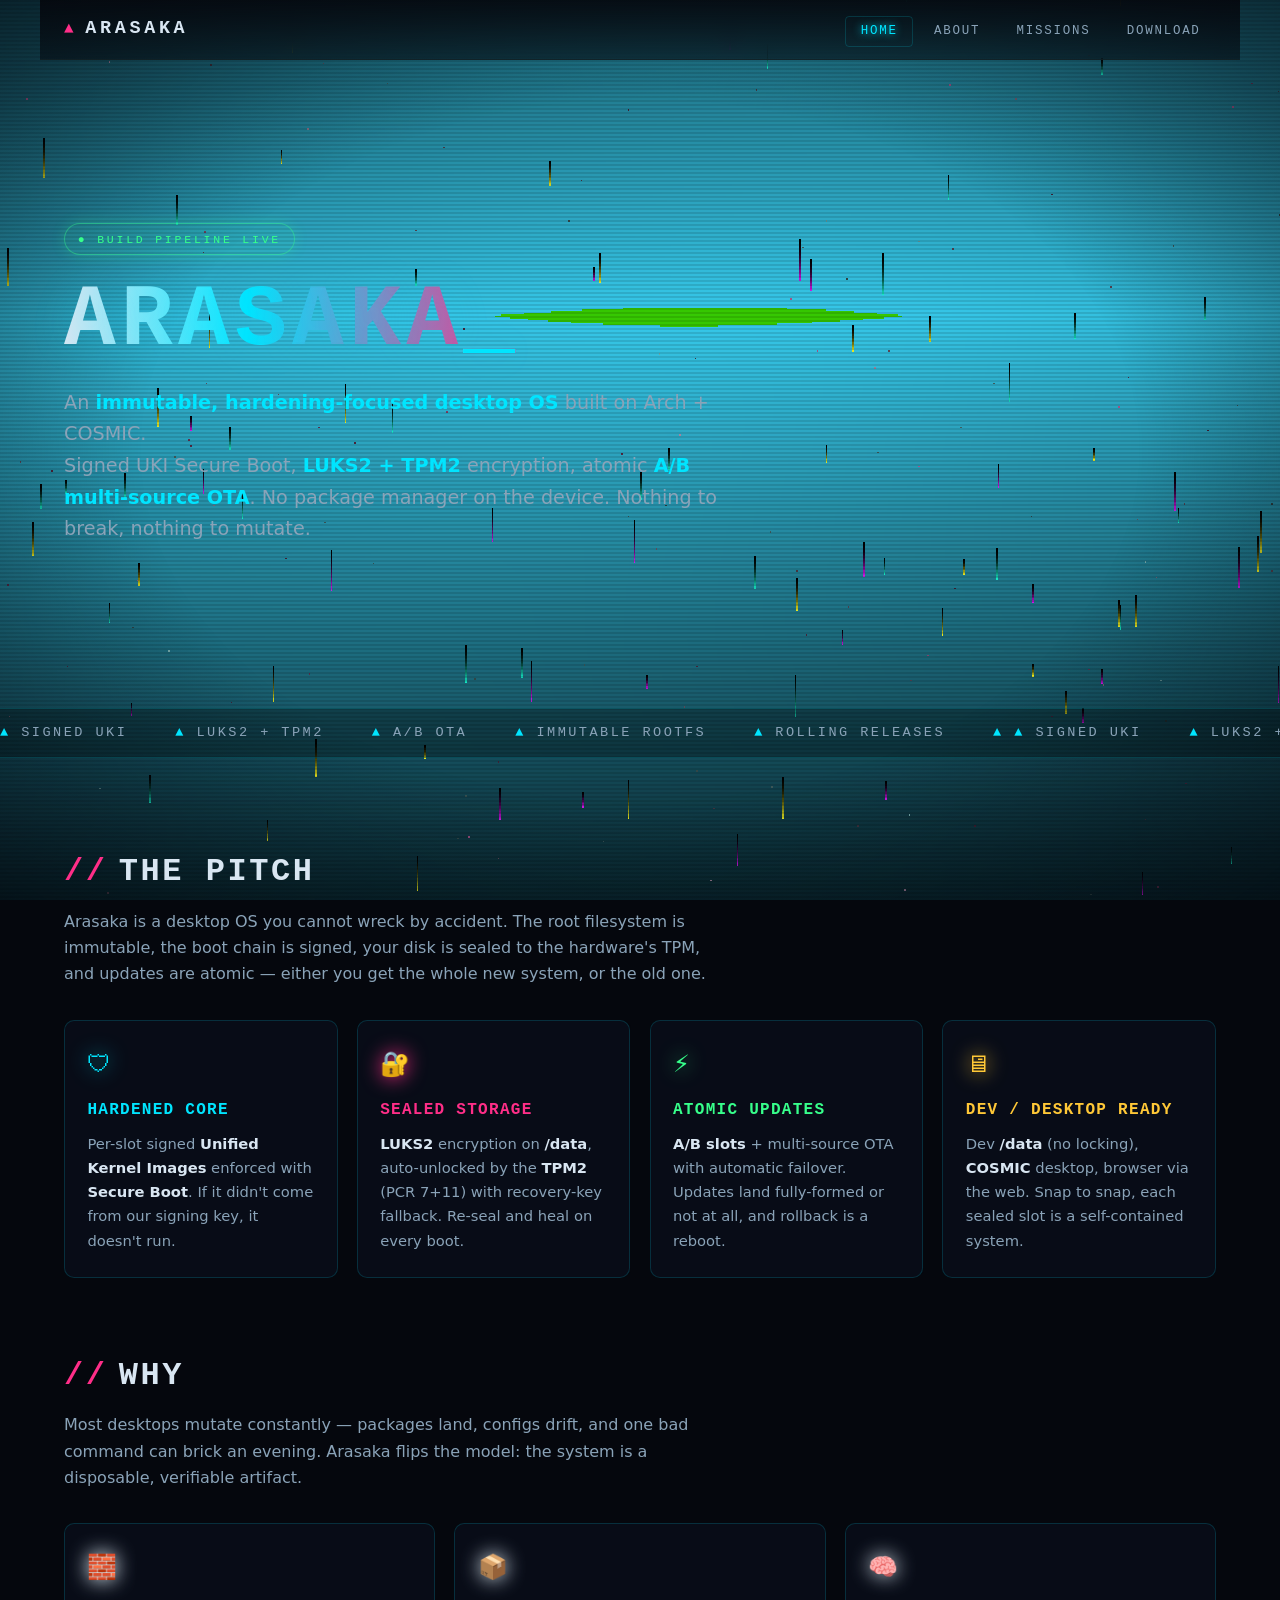
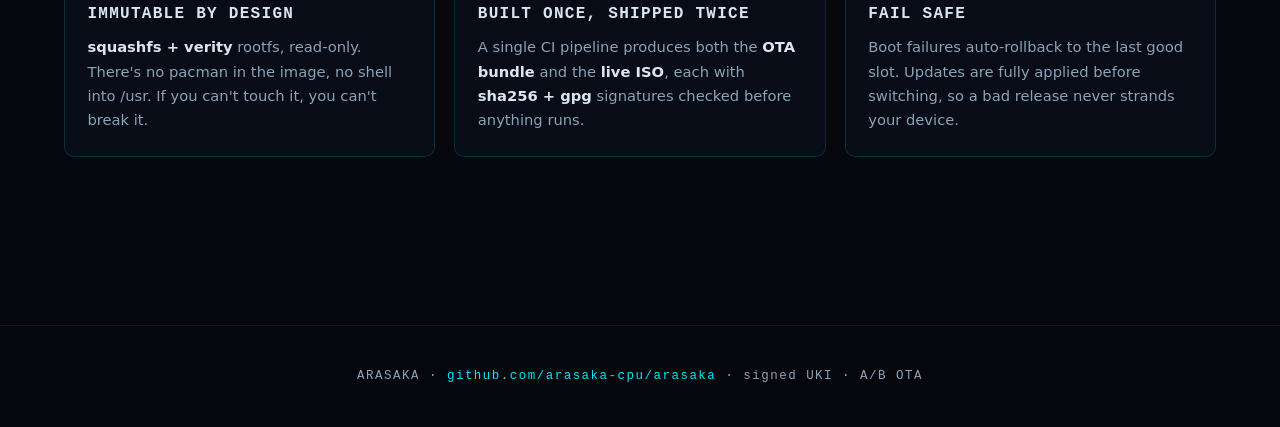
<file: index.html>
<!DOCTYPE html>
<html lang="en">
<head>
<meta charset="utf-8">
<meta name="viewport" content="width=device-width, initial-scale=1">
<meta name="msvalidate.01" content="59C41828286CEC2D5288B1613FC5E5F9">
<title>ARASAKA — a hardened, immutable desktop OS</title>
<meta name="description" content="Arasaka is an immutable, hardening-focused Arch + COSMIC desktop Linux OS with signed UKI Secure Boot, LUKS2 + TPM2 encryption, and atomic multi-source OTA updates.">
<meta name="keywords" content="arasaka, arasaka-os, arasaka os, linux, linux os, linux distro, desktop os, immutable os, immutable linux, arch linux, cosmic desktop, secure boot, tpm2, luks2, rolling [...]
<meta property="og:type" content="website">
<meta property="og:site_name" content="ARASAKA">
<meta property="og:title" content="ARASAKA — hardened, immutable desktop Linux OS">
<meta property="og:description" content="Immutable Arch + COSMIC desktop Linux. Signed UKI Secure Boot, LUKS2 + TPM2, atomic A/B OTA updates. Download the rolling ISO.">
<link rel="canonical" href="https://arasaka-cpu.github.io/arasaka-site/">
<link rel="icon" href="data:image/svg+xml,%3Csvg xmlns='http://www.w3.org/2000/svg' viewBox='0 0 24 24'%3E%3Cpath fill='%23ff2e88' d='M12 2 2 22h20Z'/%3E%3C/svg%3E">
<link rel="stylesheet" href="assets/css/style.css">
</head>
<body class="scanlines">
<canvas id="bg" aria-hidden="true"></canvas>

<nav>
  <a class="logo" href="index.html"><span class="tri">▲</span>ARASAKA</a>
  <ul>
    <li><a class="link" href="index.html" aria-current="page">Home</a></li>
    <li><a class="link" href="about.html">About</a></li>
    <li><a class="link" href="missions.html">Missions</a></li>
    <li><a class="link" href="download.html">Download</a></li>
  </ul>
</nav>

<div class="hero">
  <span class="badge">● build pipeline live</span>
  <h1>ARASAKA<span class="cursor">_</span></h1>
  <p class="tagline">
    An <b>immutable, hardening-focused desktop OS</b> built on Arch + COSMIC.<br>
    Signed UKI Secure Boot, <b>LUKS2 + TPM2</b> encryption, atomic <b>A/B multi-source OTA</b>.
    No package manager on the device. Nothing to break, nothing to mutate.
  </p>
</div>

<div class="ticker" aria-hidden="true">
  <div class="ticker-track">
    <span><b>▲</b> SIGNED UKI</span>
    <span><b>▲</b> LUKS2 + TPM2</span>
    <span><b>▲</b> A/B OTA</span>
    <span><b>▲</b> IMMUTABLE ROOTFS</span>
    <span><b>▲</b> ROLLING RELEASES</span>
    <span><b>▲</b> <b>▲</b> SIGNED UKI</span>
    <span><b>▲</b> LUKS2 + TPM2</span>
    <span><b>▲</b> A/B OTA</span>
    <span><b>▲</b> IMMUTABLE ROOTFS</span>
    <span><b>▲</b> ROLLING RELEASES</span>
  </div>
</div>

<main>
  <section>
    <h2 class="sec">The pitch</h2>
    <p class="sec-sub">
      Arasaka is a desktop OS you cannot wreck by accident. The root filesystem is
      immutable, the boot chain is signed, your disk is sealed to the hardware's TPM,
      and updates are atomic — either you get the whole new system, or the old one.
    </p>
    <div class="grid">
      <div class="card cyan">
        <div class="icon">🛡</div>
        <h3>Hardened core</h3>
        <p>Per-slot signed <b>Unified Kernel Images</b> enforced with <b>Secure Boot</b>. If it didn't come from our signing key, it doesn't run.</p>
      </div>
      <div class="card magenta">
        <div class="icon">🔐</div>
        <h3>Sealed storage</h3>
        <p><b>LUKS2</b> encryption on <b>/data</b>, auto-unlocked by the <b>TPM2</b> (PCR 7+11) with recovery-key fallback. Re-seal and heal on every boot.</p>
      </div>
      <div class="card green">
        <div class="icon">⚡</div>
        <h3>Atomic updates</h3>
        <p><b>A/B slots</b> + multi-source OTA with automatic failover. Updates land fully-formed or not at all, and rollback is a reboot.</p>
      </div>
      <div class="card amber">
        <div class="icon">🖥</div>
        <h3>Dev / desktop ready</h3>
        <p>Dev <b>/data</b> (no locking), <b>COSMIC</b> desktop, browser via the web. Snap to snap, each sealed slot is a self-contained system.</p>
      </div>
    </div>
  </section>

  <section>
    <h2 class="sec">Why</h2>
    <p class="sec-sub">
      Most desktops mutate constantly — packages land, configs drift, and one bad
      command can brick an evening. Arasaka flips the model: the system is a
      disposable, verifiable artifact.
    </p>
    <div class="grid">
      <div class="card">
        <div class="icon cyan">🧱</div>
        <h3>Immutable by design</h3>
        <p><b>squashfs + verity</b> rootfs, read-only. There's no pacman in the image, no shell into /usr. If you can't touch it, you can't break it.</p>
      </div>
      <div class="card">
        <div class="icon magenta">📦</div>
        <h3>Built once, shipped twice</h3>
        <p>A single CI pipeline produces both the <b>OTA bundle</b> and the <b>live ISO</b>, each with <b>sha256 + gpg</b> signatures checked before anything runs.</p>
      </div>
      <div class="card">
        <div class="icon green">🧠</div>
        <h3>Fail safe</h3>
        <p>Boot failures auto-rollback to the last good slot. Updates are fully applied before switching, so a bad release never strands your device.</p>
      </div>
    </div>
  </section>
</main>

<footer>
  <p>ARASAKA · <a href="https://github.com/arasaka-cpu/arasaka" target="_blank" rel="noopener">github.com/arasaka-cpu/arasaka</a> · signed UKI · A/B OTA</p>
</footer>

<script src="assets/js/loader.js" defer></script>
</body>
</html>
</file>
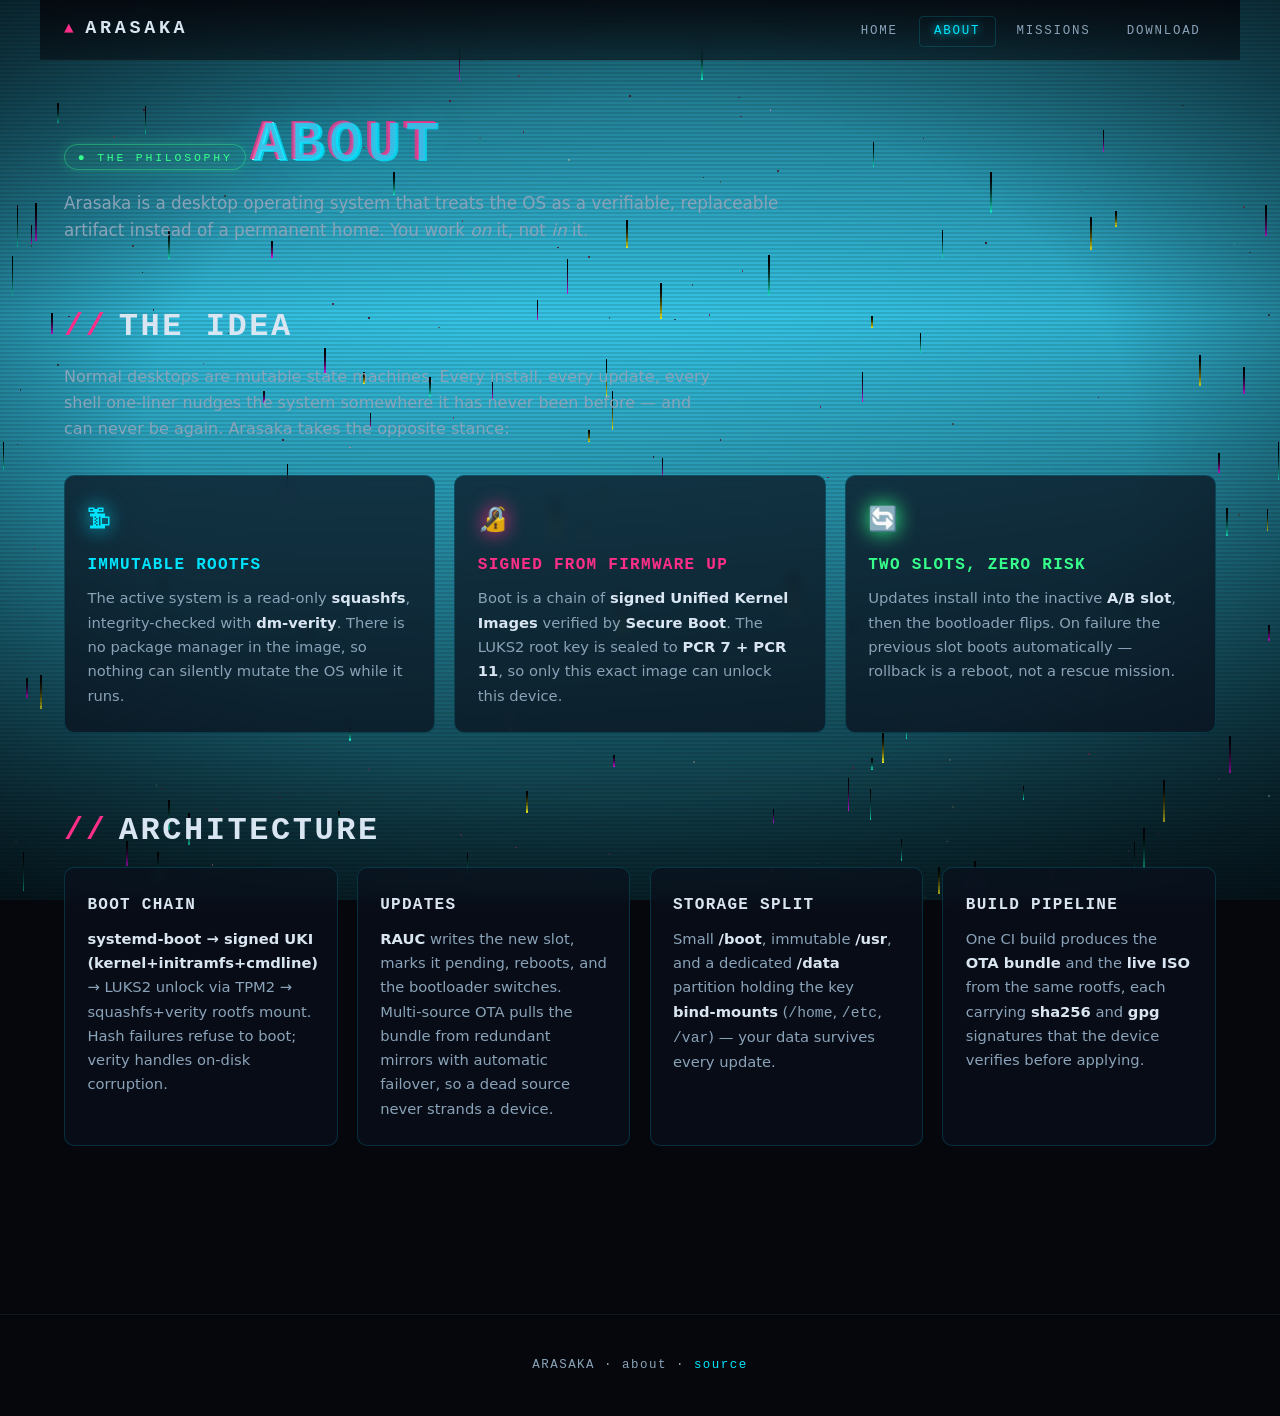
<file: about.html>
<!DOCTYPE html>
<html lang="en">
<head>
<meta charset="utf-8">
<meta name="viewport" content="width=device-width, initial-scale=1">
<title>About — ARASAKA</title>
<meta name="description" content="About the Arasaka project: philosophy, architecture, and how the immutable Arch + COSMIC desktop Linux OS is built.">
<meta name="keywords" content="arasaka, arasaka-os, linux, linux distro, immutable os, immutable linux, arch linux, cosmic desktop, secure boot, tpm2, luks2, rauc ota, squashfs, dm-verity">
<meta property="og:type" content="website">
<meta property="og:site_name" content="ARASAKA">
<meta property="og:title" content="About — ARASAKA">
<meta property="og:description" content="How the Arasaka immutable Arch + COSMIC desktop Linux OS is built: signed UKI, LUKS2 + TPM2, squashfs + verity rootfs, A/B RAUC updates.">
<link rel="canonical" href="https://arasaka-cpu.github.io/arasaka-site/about.html"><link rel="icon" href="data:image/svg+xml,%3Csvg xmlns='http://www.w3.org/2000/svg' viewBox='0 0 24 24'%3E%3Cpath fill='%23ff2e88' d='M12 2 2 22h20Z'/%3E%3C/svg%3E">
<link rel="stylesheet" href="assets/css/style.css">
</head>
<body class="scanlines">
<canvas id="bg" aria-hidden="true"></canvas>

<nav>
  <a class="logo" href="index.html"><span class="tri">▲</span>ARASAKA</a>
  <ul>
    <li><a class="link" href="index.html">Home</a></li>
    <li><a class="link" href="about.html" aria-current="page">About</a></li>
    <li><a class="link" href="missions.html">Missions</a></li>
    <li><a class="link" href="download.html">Download</a></li>
  </ul>
</nav>

<div class="page-hero">
  <span class="badge">● the philosophy</span>
  <h1 class="glitch" data-text="ABOUT">ABOUT</h1>
  <p class="sub">
    Arasaka is a desktop operating system that treats the OS as a verifiable,
    replaceable artifact instead of a permanent home. You work <i>on</i> it,
    not <i>in</i> it.
  </p>
</div>

<main>
  <section>
    <h2 class="sec">The idea</h2>
    <p class="sec-sub">
      Normal desktops are mutable state machines. Every install, every update,
      every shell one-liner nudges the system somewhere it has never been before —
      and can never be again. Arasaka takes the opposite stance:
    </p>
    <div class="grid">
      <div class="card cyan">
        <div class="icon">🗜</div>
        <h3>Immutable rootfs</h3>
        <p>The active system is a read-only <b>squashfs</b>, integrity-checked with <b>dm-verity</b>. There is no package manager in the image, so nothing can silently mutate the OS while it runs.</p>
      </div>
      <div class="card magenta">
        <div class="icon">🔏</div>
        <h3>Signed from firmware up</h3>
        <p>Boot is a chain of <b>signed Unified Kernel Images</b> verified by <b>Secure Boot</b>. The LUKS2 root key is sealed to <b>PCR 7 + PCR 11</b>, so only this exact image can unlock this device.</p>
      </div>
      <div class="card green">
        <div class="icon">🔄</div>
        <h3>Two slots, zero risk</h3>
        <p>Updates install into the inactive <b>A/B slot</b>, then the bootloader flips. On failure the previous slot boots automatically — rollback is a reboot, not a rescue mission.</p>
      </div>
    </div>
  </section>

  <section>
    <h2 class="sec">Architecture</h2>
    <div class="grid">
      <div class="card">
        <h3>Boot chain</h3>
        <p><b>systemd-boot → signed UKI (kernel+initramfs+cmdline)</b> → LUKS2 unlock via TPM2 → squashfs+verity rootfs mount. Hash failures refuse to boot; verity handles on-disk corruption.</p>
      </div>
      <div class="card">
        <h3>Updates</h3>
        <p><b>RAUC</b> writes the new slot, marks it pending, reboots, and the bootloader switches. Multi-source OTA pulls the bundle from redundant mirrors with automatic failover, so a dead source never strands a device.</p>
      </div>
      <div class="card">
        <h3>Storage split</h3>
        <p>Small <b>/boot</b>, immutable <b>/usr</b>, and a dedicated <b>/data</b> partition holding the key <b>bind-mounts</b> (<code>/home</code>, <code>/etc</code>, <code>/var</code>) — your data survives every update.</p>
      </div>
      <div class="card">
        <h3>Build pipeline</h3>
        <p>One CI build produces the <b>OTA bundle</b> and the <b>live ISO</b> from the same rootfs, each carrying <b>sha256</b> and <b>gpg</b> signatures that the device verifies before applying.</p>
      </div>
    </div>
  </section>
</main>

<footer>
  <p>ARASAKA · about · <a href="https://github.com/arasaka-cpu/arasaka" target="_blank" rel="noopener">source</a></p>
</footer>

<script src="assets/js/loader.js" defer></script>
</body>
</html>
</file>
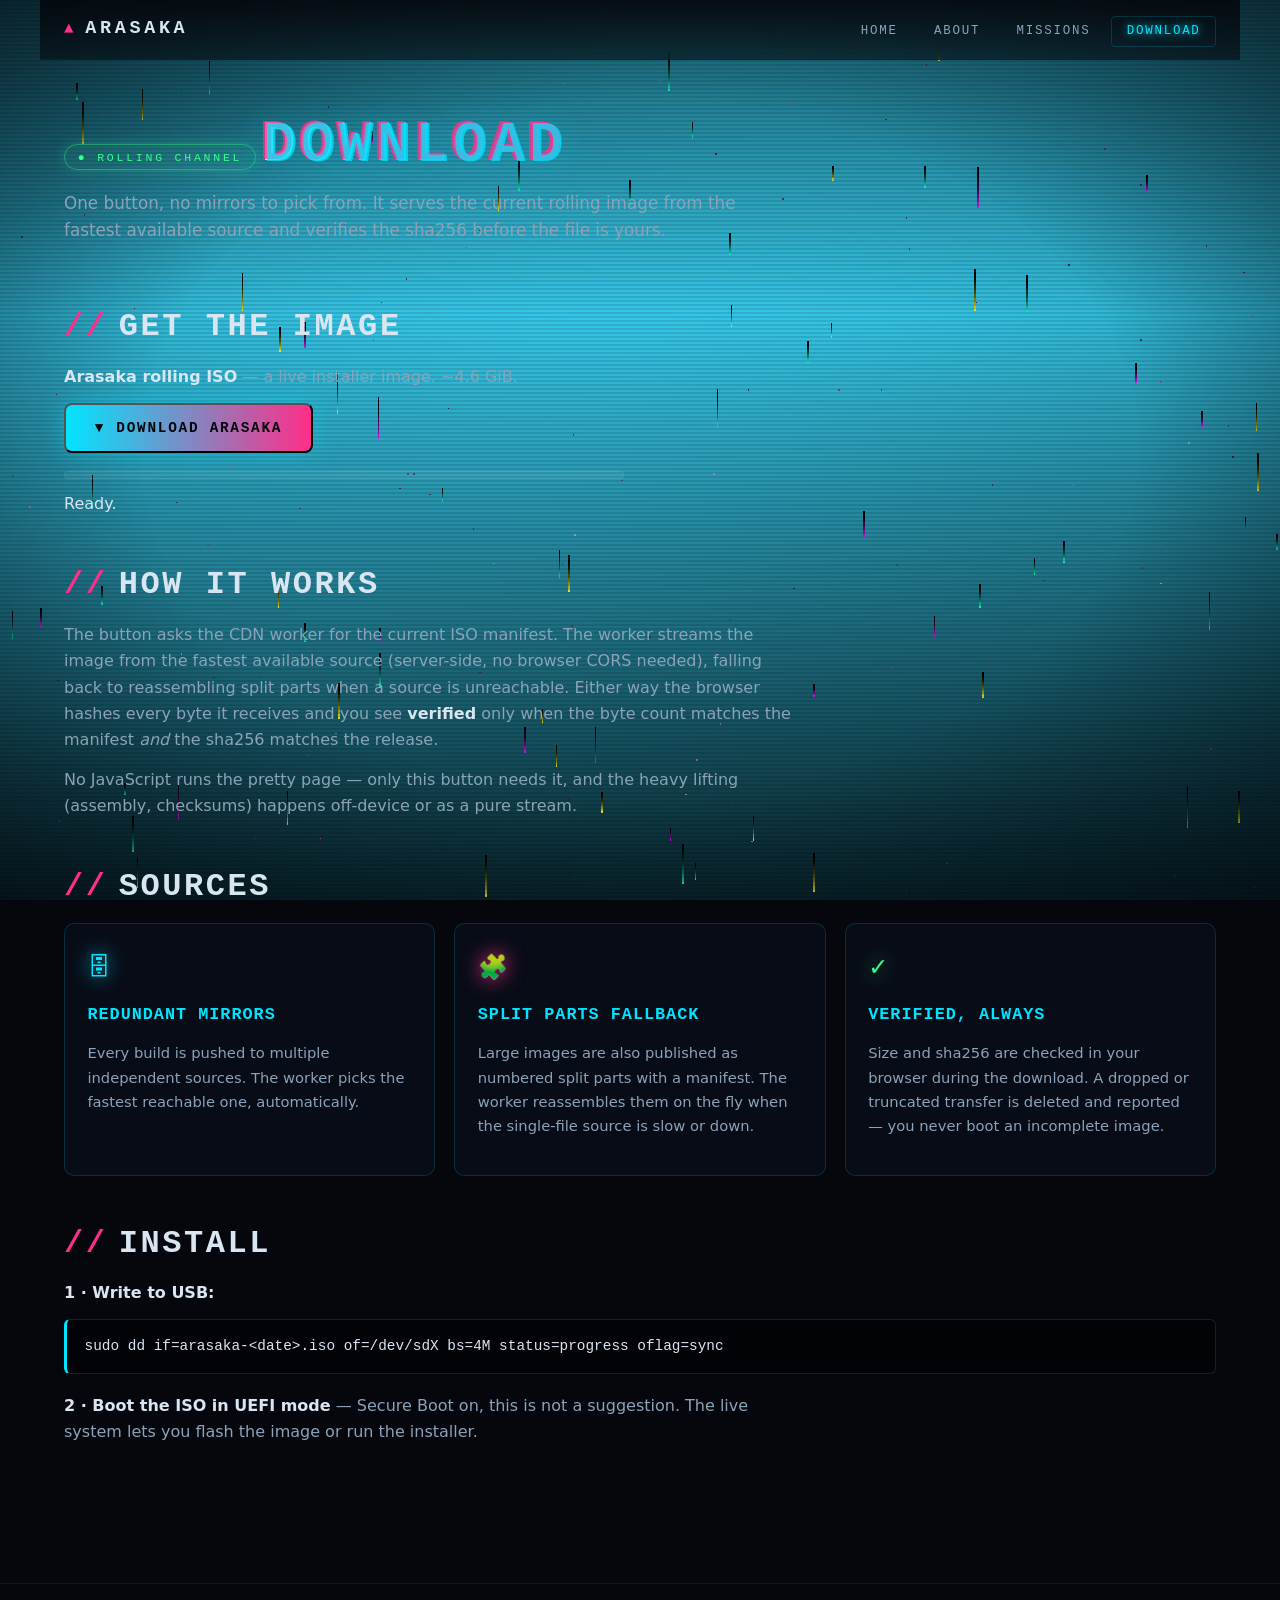
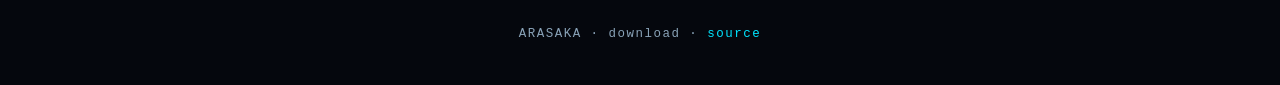
<file: download.html>
<!DOCTYPE html>
<html lang="en">
<head>
<meta charset="utf-8">
<meta name="viewport" content="width=device-width, initial-scale=1">
<title>Download — ARASAKA</title>
<meta name="description" content="Download the Arasaka rolling Linux ISO. One button: streams from a CDN worker, verifies size and sha256, and refuses to save a truncated image.">
<meta name="keywords" content="arasaka, arasaka-os, arasaka iso, download linux, linux iso, linux distro download, immutable linux, arch linux iso, cosmic desktop, live iso, rolling release">
<meta property="og:type" content="website">
<meta property="og:site_name" content="ARASAKA">
<meta property="og:title" content="Download — ARASAKA">
<meta property="og:description" content="Download the Arasaka rolling Linux ISO. One button, sha256-verified download.">
<link rel="canonical" href="https://arasaka-cpu.github.io/arasaka-site/download.html">
<link rel="icon" href="data:image/svg+xml,%3Csvg xmlns='http://www.w3.org/2000/svg' viewBox='0 0 24 24'%3E%3Cpath fill='%23ff2e88' d='M12 2 2 22h20Z'/%3E%3C/svg%3E">
<link rel="stylesheet" href="assets/css/style.css">
</head>
<body class="scanlines">
<canvas id="bg" aria-hidden="true"></canvas>

<nav>
  <a class="logo" href="index.html"><span class="tri">▲</span>ARASAKA</a>
  <ul>
    <li><a class="link" href="index.html">Home</a></li>
    <li><a class="link" href="about.html">About</a></li>
    <li><a class="link" href="missions.html">Missions</a></li>
    <li><a class="link" href="download.html" aria-current="page">Download</a></li>
  </ul>
</nav>

<div class="page-hero">
  <span class="badge">● rolling channel</span>
  <h1 class="glitch" data-text="DOWNLOAD">DOWNLOAD</h1>
  <p class="sub">
    One button, no mirrors to pick from. It serves the current rolling image
    from the fastest available source and verifies the sha256 before the file
    is yours.
  </p>
</div>

<main>
  <section class="dl-block">
    <h2 class="sec">Get the image</h2>
    <p id="dl-note">
      <b>Arasaka rolling ISO</b> — a live installer image. ~4.6&nbsp;GiB.
    </p>
    <button id="dl-btn" class="big-btn" type="button">
      <span class="tri">▼</span> Download Arasaka
    </button>
    <div id="dl-bar" class="bar" style="max-width:560px;margin-top:1.1rem">
      <div id="dl-fill" style="width:0%"></div>
    </div>
    <p id="dl-status" style="margin-top:0.8rem;color:var(--text)">Ready.</p>
    <p id="dl-detail" class="dim" style="font-family:var(--mono);font-size:0.8rem;word-break:break-all;max-width:72ch"></p>
  </section>

  <section class="dl-block">
    <h2 class="sec">How it works</h2>
    <p>
      The button asks the CDN worker for the current ISO manifest. The worker
      streams the image from the fastest available source (server-side, no
      browser CORS needed), falling back to reassembling split parts when a
      source is unreachable. Either way the browser hashes every byte it
      receives and you see <b>verified</b> only when the byte count matches the
      manifest <i>and</i> the sha256 matches the release.
    </p>
    <p>
      No JavaScript runs the pretty page — only this button needs it, and the
      heavy lifting (assembly, checksums) happens off-device or as a pure stream.
    </p>
  </section>

  <section class="dl-block">
    <h2 class="sec">Sources</h2>
    <div class="grid">
      <div class="card cyan">
        <div class="icon">🗄</div>
        <h3>Redundant mirrors</h3>
        <p>Every build is pushed to multiple independent sources. The worker picks the fastest reachable one, automatically.</p>
      </div>
      <div class="card magenta">
        <div class="icon">🧩</div>
        <h3>Split parts fallback</h3>
        <p>Large images are also published as numbered split parts with a manifest. The worker reassembles them on the fly when the single-file source is slow or down.</p>
      </div>
      <div class="card green">
        <div class="icon">✓</div>
        <h3>Verified, always</h3>
        <p>Size and sha256 are checked in your browser during the download. A dropped or truncated transfer is deleted and reported — you never boot an incomplete image.</p>
      </div>
    </div>
  </section>

  <section class="dl-block">
    <h2 class="sec">Install</h2>
    <p><b>1 · Write to USB:</b></p>
    <div class="code-box">sudo dd if=arasaka-&lt;date&gt;.iso of=/dev/sdX bs=4M status=progress oflag=sync</div>
    <p><b>2 · Boot the ISO in UEFI mode</b> — Secure Boot on, this is not a suggestion. The live system lets you flash the image or run the installer.</p>
  </section>
</main>

<footer>
  <p>ARASAKA · download · <a href="https://github.com/arasaka-cpu/arasaka" target="_blank" rel="noopener">source</a></p>
</footer>

<script src="assets/js/loader.js" defer></script>
<script src="assets/js/download.js" defer></script>
</body>
</html>
</file>
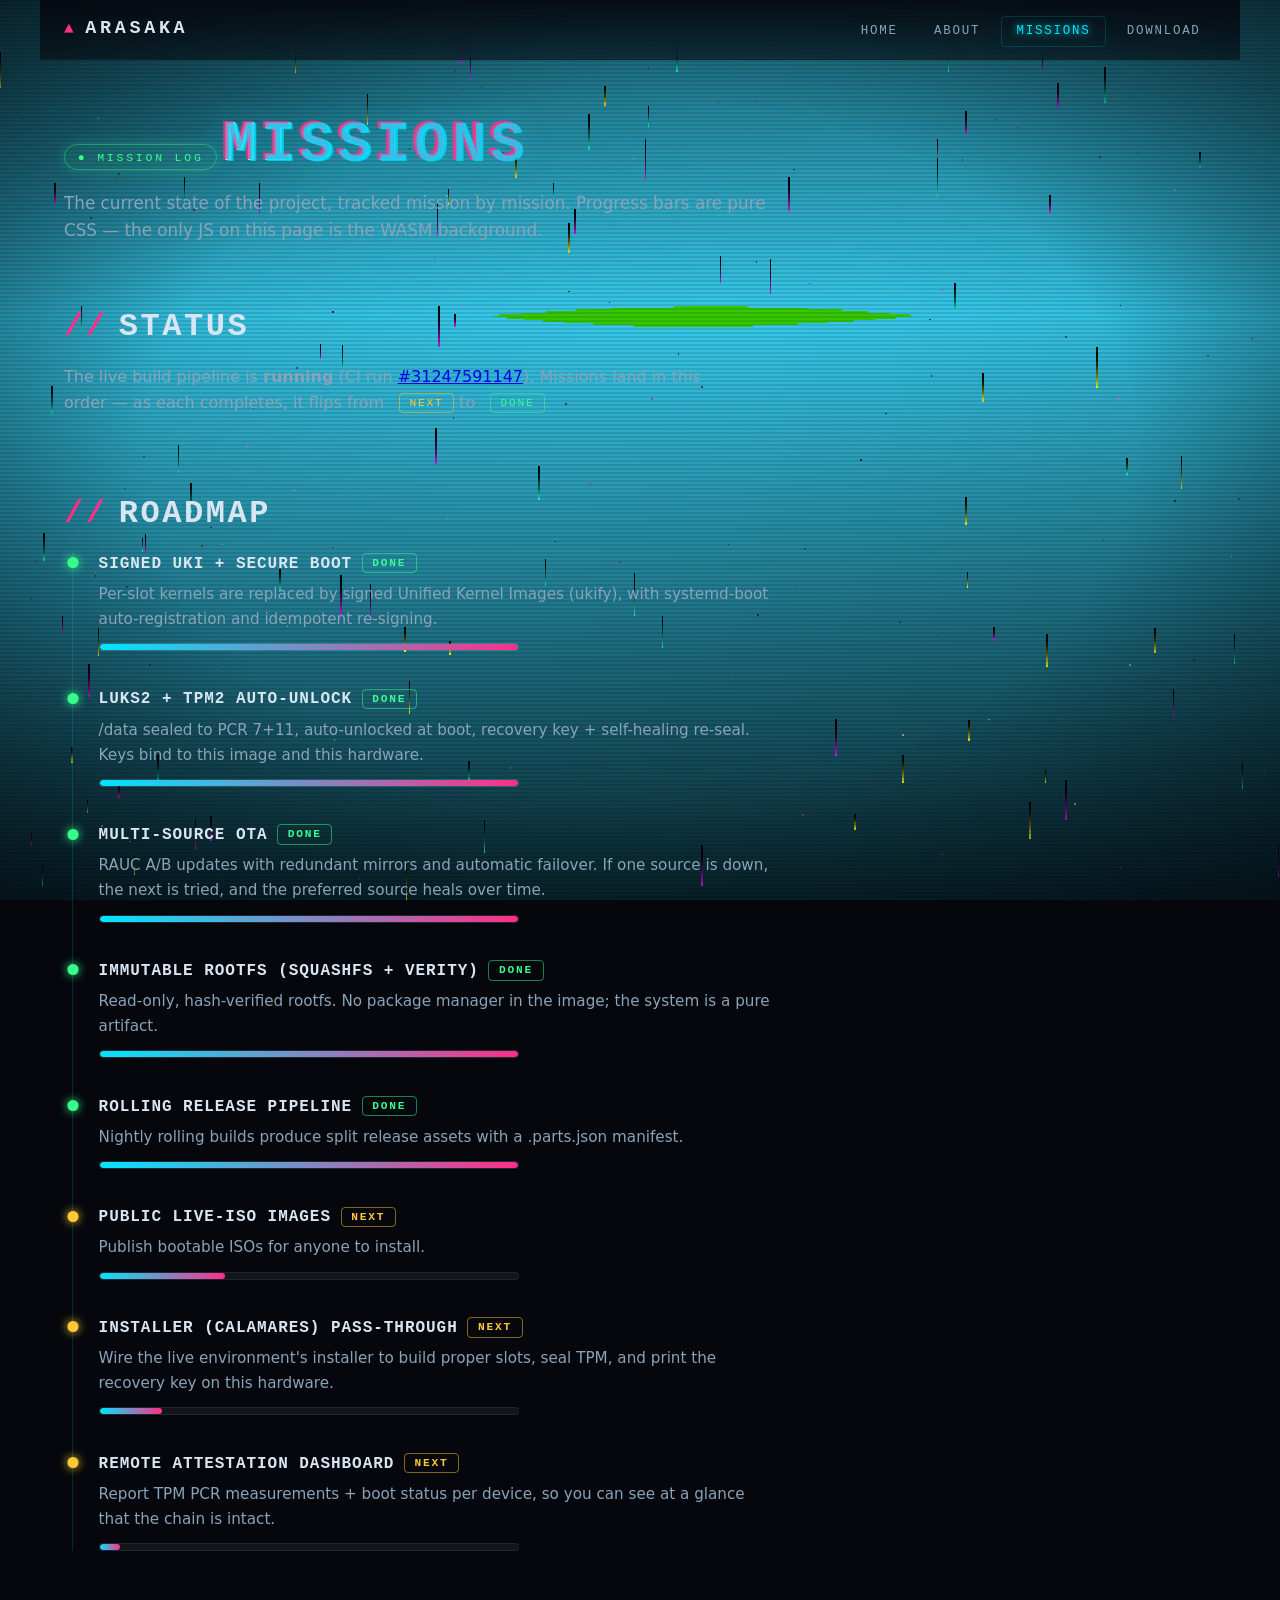
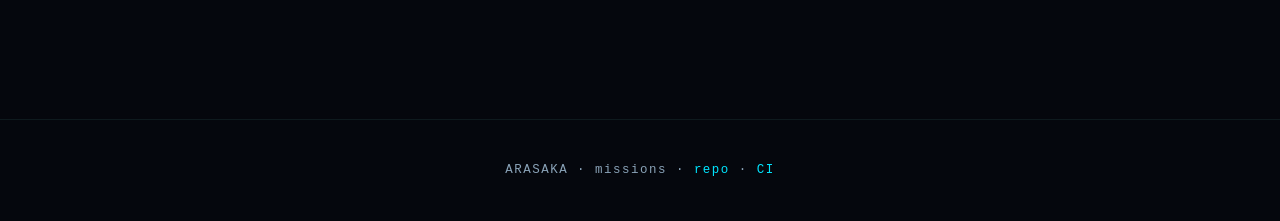
<file: missions.html>
<!DOCTYPE html>
<html lang="en">
<head>
<meta charset="utf-8">
<meta name="viewport" content="width=device-width, initial-scale=1">
<title>Missions — ARASAKA</title>
<meta name="description" content="Arasaka mission log: what is done, what's in progress, and what's next for the immutable Arch + COSMIC desktop Linux OS.">
<meta name="keywords" content="arasaka, arasaka-os, linux, linux distro, roadmap, secure boot, tpm2, luks2, rauc ota, immutable linux, arch linux, cosmic desktop">
<meta property="og:type" content="website">
<meta property="og:site_name" content="ARASAKA">
<meta property="og:title" content="Missions — ARASAKA">
<meta property="og:description" content="Arasaka project roadmap: signed UKI, LUKS2 + TPM2, immutable rootfs, multi-source OTA, rolling releases.">
<link rel="canonical" href="https://arasaka-cpu.github.io/arasaka-site/missions.html">
<link rel="icon" href="data:image/svg+xml,%3Csvg xmlns='http://www.w3.org/2000/svg' viewBox='0 0 24 24'%3E%3Cpath fill='%23ff2e88' d='M12 2 2 22h20Z'/%3E%3C/svg%3E">
<link rel="stylesheet" href="assets/css/style.css">
</head>
<body class="scanlines">
<canvas id="bg" aria-hidden="true"></canvas>

<nav>
  <a class="logo" href="index.html"><span class="tri">▲</span>ARASAKA</a>
  <ul>
    <li><a class="link" href="index.html">Home</a></li>
    <li><a class="link" href="about.html">About</a></li>
    <li><a class="link" href="missions.html" aria-current="page">Missions</a></li>
    <li><a class="link" href="download.html">Download</a></li>
  </ul>
</nav>

<div class="page-hero">
  <span class="badge">● mission log</span>
  <h1 class="glitch" data-text="MISSIONS">MISSIONS</h1>
  <p class="sub">
    The current state of the project, tracked mission by mission. Progress bars
    are pure CSS — the only JS on this page is the WASM background.
  </p>
</div>

<main>
  <section>
    <h2 class="sec">Status</h2>
    <p class="sec-sub">
      The live build pipeline is <b>running</b> (CI run <a href="https://github.com/arasaka-cpu/arasaka/actions/runs/31247591147" target="_blank" rel="noopener">#31247591147</a>).
      Missions land in this order — as each completes, it flips from <span class="status next">NEXT</span> to <span class="status done">DONE</span>.
    </p>
  </section>

  <section>
    <h2 class="sec">Roadmap</h2>
    <div class="timeline">
      <div class="tl-item done">
        <h3>Signed UKI + Secure Boot<span class="status done">DONE</span></h3>
        <p>Per-slot kernels are replaced by signed Unified Kernel Images (ukify), with systemd-boot auto-registration and idempotent re-signing.</p>
        <div class="bar"><div style="width:100%"></div></div>
      </div>

      <div class="tl-item done">
        <h3>LUKS2 + TPM2 auto-unlock<span class="status done">DONE</span></h3>
        <p>/data sealed to PCR 7+11, auto-unlocked at boot, recovery key + self-healing re-seal. Keys bind to this image and this hardware.</p>
        <div class="bar"><div style="width:100%"></div></div>
      </div>

      <div class="tl-item done">
        <h3>Multi-source OTA<span class="status done">DONE</span></h3>
        <p>RAUC A/B updates with redundant mirrors and automatic failover. If one source is down, the next is tried, and the preferred source heals over time.</p>
        <div class="bar"><div style="width:100%"></div></div>
      </div>

      <div class="tl-item done">
        <h3>Immutable rootfs (squashfs + verity)<span class="status done">DONE</span></h3>
        <p>Read-only, hash-verified rootfs. No package manager in the image; the system is a pure artifact.</p>
        <div class="bar"><div style="width:100%"></div></div>
      </div>

      <div class="tl-item done">
        <h3>Rolling release pipeline<span class="status done">DONE</span></h3>
        <p>Nightly rolling builds produce split release assets with a .parts.json manifest.</p>
        <div class="bar"><div style="width:100%"></div></div>
      </div>

      <div class="tl-item next">
        <h3>Public live-ISO images<span class="status next">NEXT</span></h3>
        <p>Publish bootable ISOs for anyone to install.</p>
        <div class="bar"><div style="width:30%"></div></div>
      </div>

      <div class="tl-item next">
        <h3>Installer (calamares) pass-through<span class="status next">NEXT</span></h3>
        <p>Wire the live environment's installer to build proper slots, seal TPM, and print the recovery key on this hardware.</p>
        <div class="bar"><div style="width:15%"></div></div>
      </div>

      <div class="tl-item next">
        <h3>Remote attestation dashboard<span class="status next">NEXT</span></h3>
        <p>Report TPM PCR measurements + boot status per device, so you can see at a glance that the chain is intact.</p>
        <div class="bar"><div style="width:5%"></div></div>
      </div>
    </div>
  </section>
</main>

<footer>
  <p>ARASAKA · missions · <a href="https://github.com/arasaka-cpu/arasaka" target="_blank" rel="noopener">repo</a> · <a href="https://github.com/arasaka-cpu/arasaka/actions" target="_blank" rel="noopener">CI</a></p>
</footer>

<script src="assets/js/loader.js" defer></script>
</body>
</html>
</file>
<file: assets/css/style.css>
/* =============================================================
   ARASAKA site theme — neon cyberpunk, no JS for the pretty parts.
   Motion is: CSS keyframes + a WASM-rendered <canvas> background.
   ============================================================= */

:root {
  --bg: #05070d;
  --panel: rgba(10, 16, 28, 0.72);
  --panel-solid: #0a101c;
  --line: rgba(0, 229, 255, 0.16);
  --line-soft: rgba(127, 255, 240, 0.08);
  --cyan: #00e5ff;
  --magenta: #ff2e88;
  --green: #37ff8b;
  --amber: #ffc837;
  --text: #d9e6f2;
  --text-dim: #8aa3b8;
  --mono: "JetBrains Mono", "Fira Code", ui-monospace, "Cascadia Mono", Consolas, monospace;
  --sans: "Inter", system-ui, -apple-system, "Segoe UI", Roboto, sans-serif;
}

* { box-sizing: border-box; margin: 0; padding: 0; }

html { scroll-behavior: smooth; }

body {
  background: var(--bg);
  color: var(--text);
  font-family: var(--sans);
  line-height: 1.65;
  min-height: 100vh;
  overflow-x: hidden;
}

::selection { background: var(--magenta); color: #fff; }

/* ---------- animated WASM background ---------- */
#bg {
  position: fixed;
  inset: 0;
  width: 100%;
  height: 100%;
  z-index: -2;
  object-fit: cover;
  image-rendering: pixelated;
  opacity: 0.9;
}

/* CRT scanlines + vignette (pure CSS) */
.scanlines::before {
  content: "";
  position: fixed;
  inset: 0;
  z-index: -1;
  pointer-events: none;
  background: repeating-linear-gradient(
    0deg,
    rgba(0, 0, 0, 0) 0px,
    rgba(0, 0, 0, 0) 2px,
    rgba(0, 0, 0, 0.22) 3px,
    rgba(0, 0, 0, 0) 4px
  );
}
.scanlines::after {
  content: "";
  position: fixed;
  inset: 0;
  z-index: -1;
  pointer-events: none;
  background: radial-gradient(
    ellipse at center,
    rgba(0, 0, 0, 0) 55%,
    rgba(2, 4, 10, 0.55) 100%
  );
}

/* ---------- nav ---------- */
nav {
  position: sticky;
  top: 0;
  z-index: 50;
  display: flex;
  align-items: center;
  justify-content: space-between;
  gap: 1rem;
  padding: 0.9rem 1.5rem;
  max-width: 1200px;
  margin: 0 auto;
  flex-wrap: wrap;
  background: linear-gradient(180deg, rgba(5, 7, 13, 0.9), rgba(5, 7, 13, 0.55));
  backdrop-filter: blur(10px);
  border-bottom: 1px solid var(--line-soft);
}

.logo {
  font-family: var(--mono);
  font-weight: 800;
  font-size: 1.15rem;
  letter-spacing: 0.2em;
  text-decoration: none;
  color: var(--text);
  display: flex;
  align-items: center;
  gap: 0.5rem;
  white-space: nowrap;
}
.logo .tri { color: var(--magenta); font-size: 1rem; animation: pulse 2.4s infinite; }

nav ul {
  list-style: none;
  display: flex;
  gap: 0.35rem;
  flex-wrap: wrap;
}
nav a.link {
  font-family: var(--mono);
  font-size: 0.78rem;
  letter-spacing: 0.14em;
  text-transform: uppercase;
  text-decoration: none;
  color: var(--text-dim);
  padding: 0.45rem 0.9rem;
  border: 1px solid transparent;
  border-radius: 4px;
  transition: color 0.15s, border-color 0.15s, box-shadow 0.15s;
}
nav a.link:hover { color: var(--cyan); border-color: var(--line); box-shadow: 0 0 12px rgba(0, 229, 255, 0.25); }
nav a.link[aria-current] { color: var(--cyan); border-color: var(--line); text-shadow: 0 0 8px var(--cyan); }

/* ---------- hero ---------- */
.hero {
  min-height: 72vh;
  display: flex;
  flex-direction: column;
  justify-content: center;
  align-items: flex-start;
  gap: 1.4rem;
  padding: 4rem 1.5rem;
  max-width: 1200px;
  margin: 0 auto;
}

.badge {
  font-family: var(--mono);
  font-size: 0.72rem;
  letter-spacing: 0.24em;
  text-transform: uppercase;
  color: var(--green);
  border: 1px solid rgba(55, 255, 139, 0.4);
  padding: 0.35rem 0.8rem;
  border-radius: 999px;
  background: rgba(55, 255, 139, 0.06);
  box-shadow: 0 0 14px rgba(55, 255, 139, 0.2);
  animation: pulse 3s infinite;
}

h1 {
  font-family: var(--mono);
  font-size: clamp(2.6rem, 8vw, 5.4rem);
  font-weight: 800;
  letter-spacing: 0.06em;
  line-height: 1;
  text-transform: uppercase;
  background: linear-gradient(90deg, var(--text) 0%, var(--cyan) 40%, var(--magenta) 100%);
  -webkit-background-clip: text;
  background-clip: text;
  color: transparent;
  text-shadow: 0 0 40px rgba(0, 229, 255, 0.15);
}

h1 .cursor {
  color: var(--cyan);
  background: linear-gradient(90deg, var(--text) 0%, var(--cyan) 40%, var(--magenta) 100%);
  -webkit-background-clip: text;
  background-clip: text;
  animation: blink 1s steps(2) infinite;
}

.hero p.tagline {
  max-width: 56ch;
  color: var(--text-dim);
  font-size: clamp(1rem, 1.8vw, 1.2rem);
}
.hero p.tagline b { color: var(--cyan); font-weight: 600; }

/* ---------- sections ---------- */
main { max-width: 1200px; margin: 0 auto; padding: 1rem 1.5rem 6rem; }

section { margin-bottom: 4.5rem; }

h2.sec {
  font-family: var(--mono);
  font-size: clamp(1.4rem, 3vw, 2rem);
  font-weight: 700;
  letter-spacing: 0.08em;
  text-transform: uppercase;
  margin-bottom: 0.6rem;
  display: flex;
  align-items: center;
  gap: 0.7rem;
}
h2.sec::before { content: "//"; color: var(--magenta); }
.sec-sub { color: var(--text-dim); max-width: 64ch; margin-bottom: 2rem; }

/* ---------- cards ---------- */
.grid {
  display: grid;
  grid-template-columns: repeat(auto-fit, minmax(260px, 1fr));
  gap: 1.2rem;
}

.card {
  background: var(--panel);
  border: 1px solid var(--line);
  border-radius: 10px;
  padding: 1.5rem 1.4rem;
  backdrop-filter: blur(6px);
  transition: transform 0.2s, border-color 0.2s, box-shadow 0.2s;
}
.card:hover {
  transform: translateY(-4px);
  border-color: rgba(0, 229, 255, 0.5);
  box-shadow: 0 8px 30px rgba(0, 229, 255, 0.12);
}
.card .icon {
  font-size: 1.5rem;
  margin-bottom: 0.8rem;
  filter: drop-shadow(0 0 10px currentColor);
}
.card.cyan { color: var(--cyan); }
.card.magenta { color: var(--magenta); }
.card.green { color: var(--green); }
.card.amber { color: var(--amber); }
.card h3 { font-family: var(--mono); font-size: 1rem; letter-spacing: 0.08em; text-transform: uppercase; margin-bottom: 0.5rem; }
.card p { color: var(--text-dim); font-size: 0.92rem; }
.card p b { color: var(--text); }

/* ---------- glitch title ---------- */
.glitch {
  position: relative;
  display: inline-block;
}
.glitch::before,
.glitch::after {
  content: attr(data-text);
  position: absolute;
  inset: 0;
  pointer-events: none;
}
.glitch::before {
  color: var(--magenta);
  transform: translate(-2px, -1px);
  animation: glitch-a 2.4s infinite steps(2, end);
  opacity: 0.75;
}
.glitch::after {
  color: var(--cyan);
  transform: translate(2px, 1px);
  animation: glitch-b 3.1s infinite steps(2, end);
  opacity: 0.75;
}

/* ---------- ticker ---------- */
.ticker {
  overflow: hidden;
  border-top: 1px solid var(--line);
  border-bottom: 1px solid var(--line);
  padding: 0.8rem 0;
  margin-bottom: 4.5rem;
  background: rgba(0, 0, 0, 0.3);
}
.ticker-track {
  display: flex;
  gap: 3rem;
  width: max-content;
  white-space: nowrap;
  animation: ticker 28s linear infinite;
}
.ticker-track span { font-family: var(--mono); font-size: 0.85rem; letter-spacing: 0.18em; text-transform: uppercase; color: var(--text-dim); }
.ticker-track span b { color: var(--cyan); font-weight: 600; }

/* ---------- timeline / missions ---------- */
.timeline { border-left: 1px solid var(--line); margin-left: 0.5rem; padding-left: 1.6rem; }
.tl-item { position: relative; margin-bottom: 2.2rem; }
.tl-item::before {
  content: "";
  position: absolute;
  left: -1.6rem;
  top: 0.4rem;
  width: 11px;
  height: 11px;
  border-radius: 50%;
  background: var(--cyan);
  box-shadow: 0 0 10px var(--cyan);
  transform: translateX(-50%);
}
.tl-item.done::before { background: var(--green); box-shadow: 0 0 10px var(--green); }
.tl-item.next::before { background: var(--amber); box-shadow: 0 0 10px var(--amber); }
.tl-item h3 { font-family: var(--mono); font-size: 1rem; letter-spacing: 0.06em; text-transform: uppercase; margin-bottom: 0.3rem; }
.tl-item p { color: var(--text-dim); font-size: 0.95rem; max-width: 70ch; }

.status {
  font-family: var(--mono);
  font-size: 0.7rem;
  letter-spacing: 0.16em;
  padding: 0.2rem 0.6rem;
  border-radius: 4px;
  margin-left: 0.6rem;
  vertical-align: middle;
}
.status.done { color: var(--green); border: 1px solid rgba(55,255,139,0.5); }
.status.next { color: var(--amber); border: 1px solid rgba(255,200,55,0.5); }
.status.now { color: var(--cyan); border: 1px solid rgba(0,229,255,0.5); }

/* progress bars (pure CSS animation) */
.bar {
  height: 8px;
  max-width: 420px;
  border-radius: 999px;
  background: rgba(255, 255, 255, 0.06);
  border: 1px solid var(--line-soft);
  overflow: hidden;
  margin-top: 0.7rem;
}
.bar > div {
  height: 100%;
  background: linear-gradient(90deg, var(--cyan), var(--magenta));
  border-radius: 999px;
  animation: grow 1.4s cubic-bezier(0.2, 0.8, 0.2, 1) both;
}

/* ---------- download page ---------- */
.dl-block { margin-bottom: 2.6rem; }
.dl-block h3 { font-family: var(--mono); font-size: 1.05rem; letter-spacing: 0.06em; text-transform: uppercase; margin-bottom: 0.8rem; color: var(--cyan); }
.dl-block p { color: var(--text-dim); max-width: 72ch; margin-bottom: 0.8rem; }
.dl-block p b { color: var(--text); }

.code-box {
  font-family: var(--mono);
  font-size: 0.9rem;
  background: rgba(0, 0, 0, 0.5);
  border: 1px solid var(--line);
  border-left: 3px solid var(--cyan);
  border-radius: 6px;
  padding: 0.9rem 1.1rem;
  margin: 0.8rem 0 1.2rem;
  overflow-x: auto;
  white-space: pre-wrap;
  word-break: break-all;
}

.big-btn {
  display: inline-flex;
  align-items: center;
  gap: 0.7rem;
  font-family: var(--mono);
  font-size: 0.9rem;
  font-weight: 600;
  letter-spacing: 0.12em;
  text-transform: uppercase;
  text-decoration: none;
  color: var(--bg);
  background: linear-gradient(90deg, var(--cyan), var(--magenta));
  padding: 0.95rem 1.8rem;
  border-radius: 8px;
  box-shadow: 0 0 24px rgba(0, 229, 255, 0.35);
  transition: transform 0.15s, box-shadow 0.2s;
}
.big-btn:hover { transform: translateY(-2px); box-shadow: 0 0 40px rgba(255, 46, 136, 0.5); }

/* ---------- footer ---------- */
footer {
  border-top: 1px solid var(--line-soft);
  padding: 2.5rem 1.5rem;
  text-align: center;
  color: var(--text-dim);
  font-family: var(--mono);
  font-size: 0.78rem;
  letter-spacing: 0.12em;
}
footer a { color: var(--cyan); text-decoration: none; }
footer a:hover { text-shadow: 0 0 8px var(--cyan); }

/* ---------- page hero ---------- */
.page-hero { padding: 3.5rem 1.5rem 2.5rem; max-width: 1200px; margin: 0 auto; }
.page-hero h1 { font-size: clamp(2rem, 6vw, 3.6rem); }
.page-hero .sub { color: var(--text-dim); max-width: 68ch; margin-top: 1rem; font-size: 1.05rem; }

/* ---------- keyframes ---------- */
@keyframes pulse {
  0%, 100% { opacity: 1; }
  50% { opacity: 0.45; }
}
@keyframes blink { 0%, 49% { opacity: 1; } 50%, 100% { opacity: 0; } }
@keyframes ticker {
  from { transform: translateX(0); }
  to { transform: translateX(-50%); }
}
@keyframes grow {
  from { width: 0; }
}
@keyframes glitch-a {
  0%, 86%, 100% { clip-path: inset(0 0 100% 0); transform: translate(0, 0); }
  87% { clip-path: inset(10% 0 55% 0); transform: translate(-3px, -2px); }
  91% { clip-path: inset(60% 0 5% 0); transform: translate(3px, 1px); }
  95% { clip-path: inset(30% 0 40% 0); transform: translate(-2px, 2px); }
}
@keyframes glitch-b {
  0%, 82%, 100% { clip-path: inset(100% 0 0 0); transform: translate(0, 0); }
  83% { clip-path: inset(45% 0 30% 0); transform: translate(3px, 1px); }
  88% { clip-path: inset(10% 0 70% 0); transform: translate(-3px, -1px); }
  94% { clip-path: inset(70% 0 10% 0); transform: translate(2px, -2px); }
}

/* ---------- reduced motion ---------- */
@media (prefers-reduced-motion: reduce) {
  .glitch::before, .glitch::after { animation: none; display: none; }
  .ticker-track { animation: none; }
  .bar > div { animation: none; }
  .logo .tri { animation: none; }
  #bg { display: none; }
  html { scroll-behavior: auto; }
}

/* ---------- responsive ---------- */
@media (max-width: 640px) {
  nav { justify-content: center; }
  .hero { min-height: 60vh; align-items: center; text-align: center; }
  .hero p.tagline { margin: 0 auto; }
}
</file>
